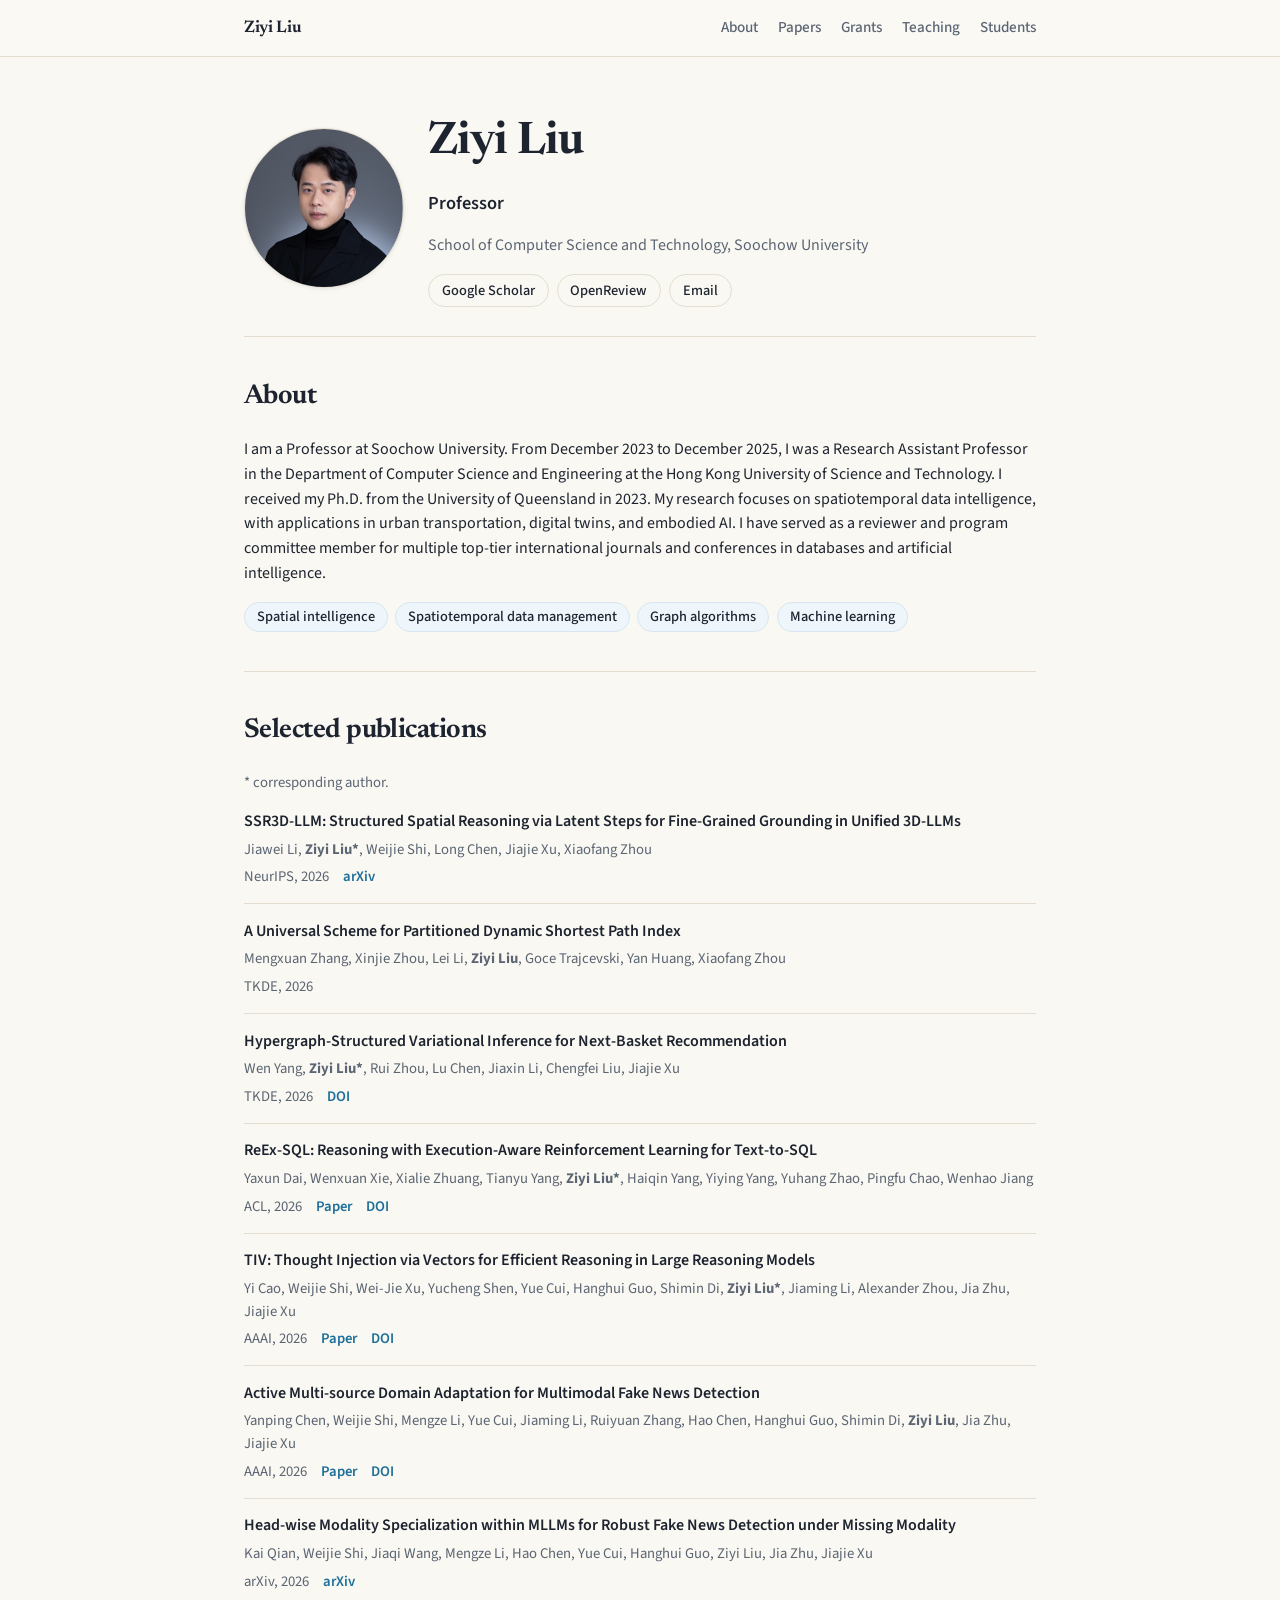
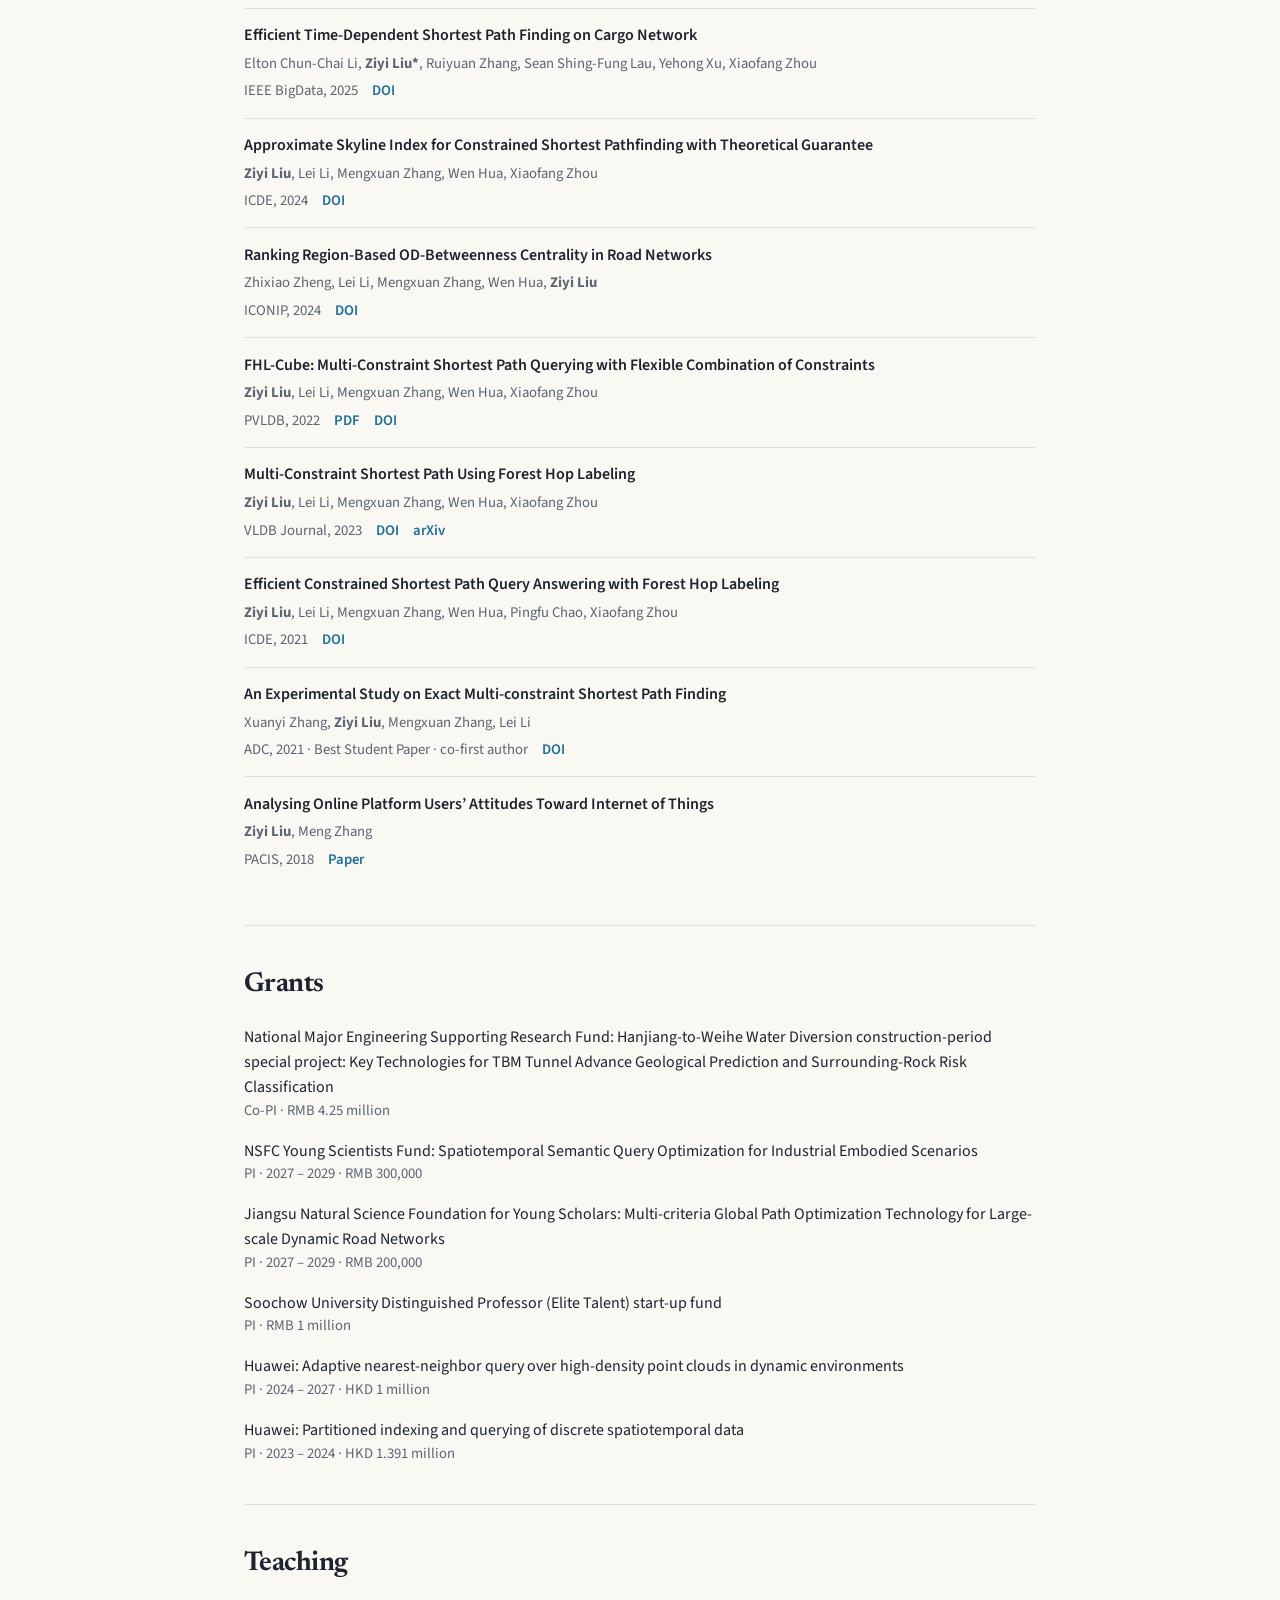
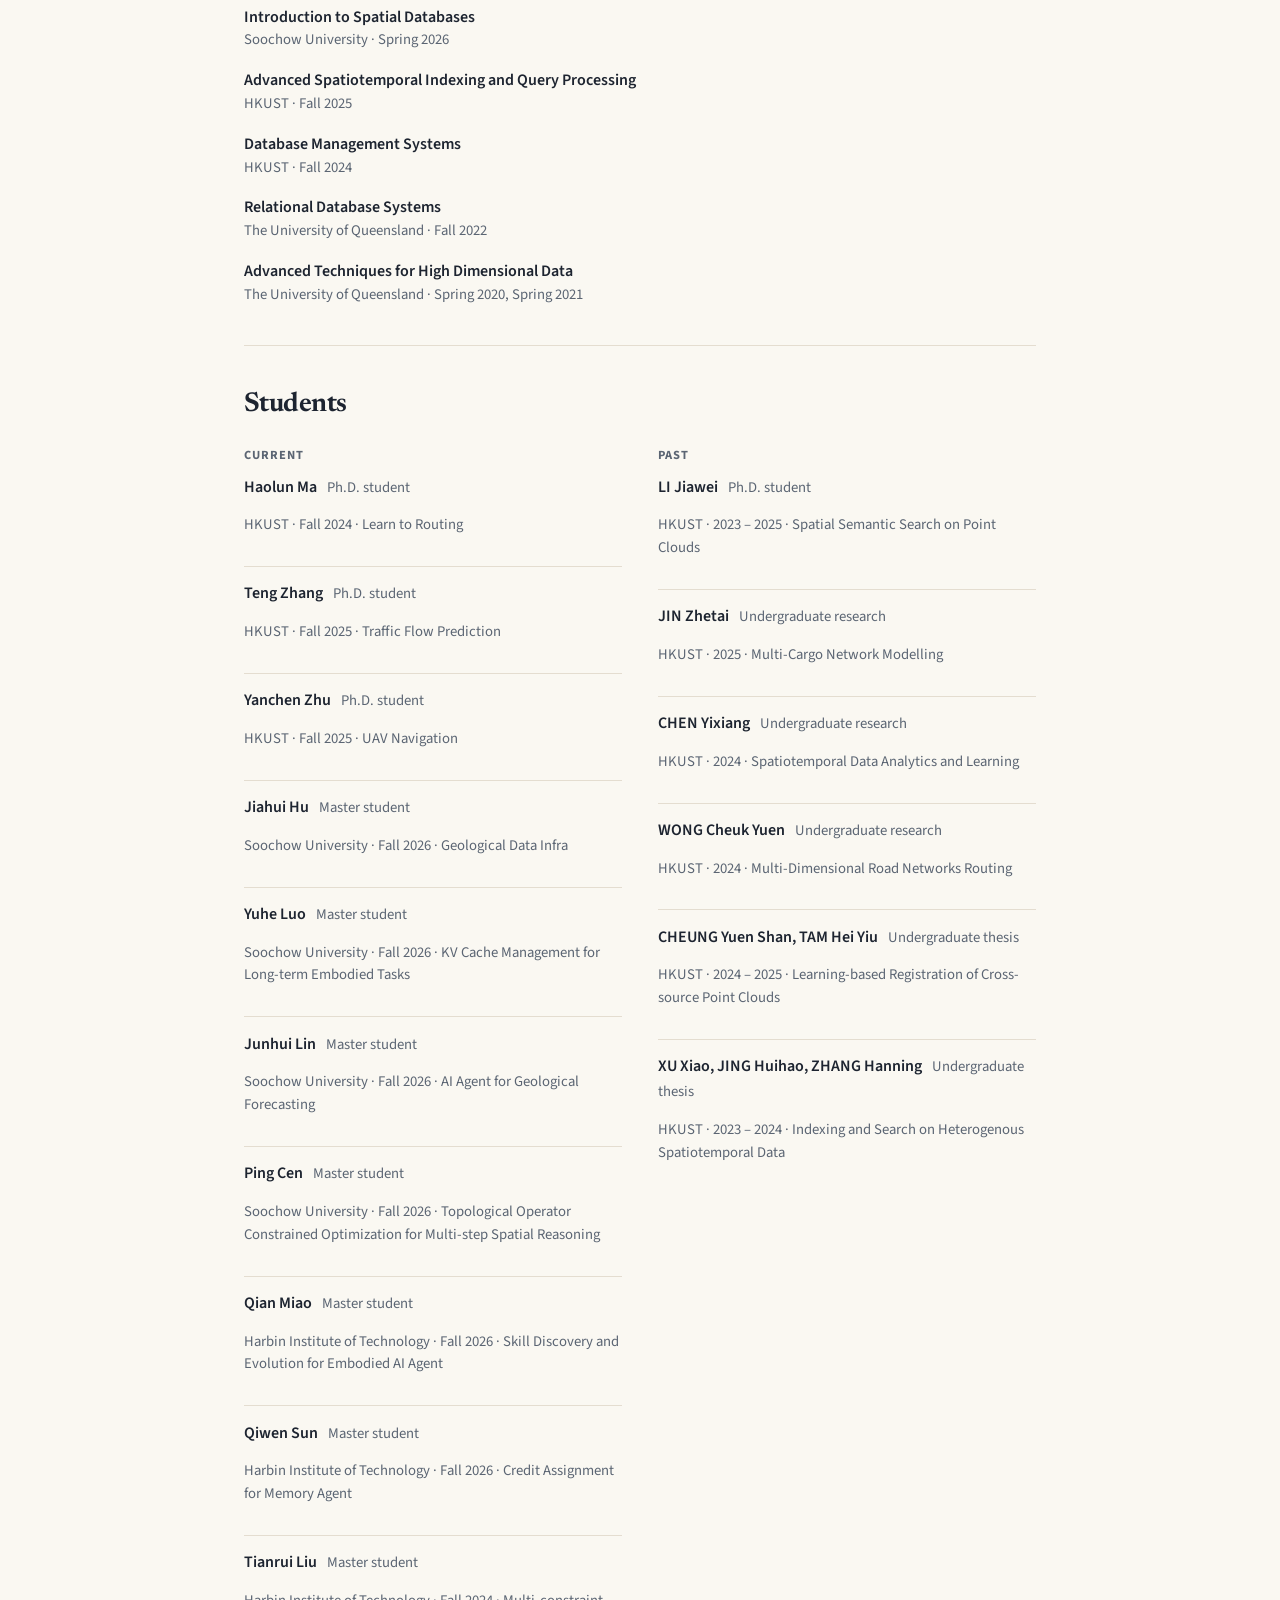
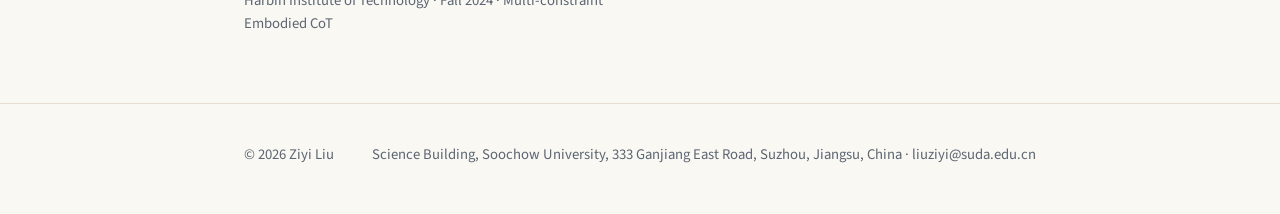
<file: index.html>
<!DOCTYPE html>
<html lang="en">
  <head>
    <meta charset="utf-8" />
    <meta name="viewport" content="width=device-width, initial-scale=1" />
    <title>Ziyi Liu</title>
    <meta name="description" content="Professor at Soochow University. Research in spatiotemporal data intelligence, spatial reasoning, and graph algorithms." />
    <link rel="icon" href="favicon.ico" />
    <link rel="preconnect" href="https://fonts.googleapis.com" />
    <link rel="preconnect" href="https://fonts.gstatic.com" crossorigin />
    <link href="https://fonts.googleapis.com/css2?family=Newsreader:ital,opsz,wght@0,6..72,600;0,6..72,700;1,6..72,600&family=Source+Sans+3:ital,wght@0,400;0,500;0,600;0,700;1,400&display=swap" rel="stylesheet" />
    <link rel="stylesheet" href="styles.css" />
  </head>
  <body>
    <header class="site-header">
      <div class="inner">
        <a class="brand" href="#top">Ziyi Liu</a>
        <nav class="nav-desktop" aria-label="Primary">
          <a href="#about">About</a>
          <a href="#publications">Papers</a>
          <a href="#grants">Grants</a>
          <a href="#teaching">Teaching</a>
          <a href="#students">Students</a>
        </nav>
        <button class="menu-btn" type="button" aria-label="Open menu" aria-expanded="false">☰</button>
      </div>
      <nav class="nav-mobile" hidden aria-label="Mobile">
        <a href="#about">About</a>
        <a href="#publications">Papers</a>
        <a href="#grants">Grants</a>
        <a href="#teaching">Teaching</a>
        <a href="#students">Students</a>
      </nav>
    </header>

    <main id="top">
      <section class="hero">
        <img class="portrait" src="portrait.jpg" alt="Portrait of Ziyi Liu" width="160" height="160" />
        <div>
          <h1>Ziyi Liu</h1>
          <p class="role">Professor</p>
          <p class="muted">School of Computer Science and Technology, Soochow University</p>
          <p class="links">
            <a href="https://scholar.google.com/citations?user=tpeIatUAAAAJ&amp;hl=en" target="_blank" rel="noreferrer">Google Scholar</a>
            <a href="https://openreview.net/profile?id=~Ziyi_Liu23" target="_blank" rel="noreferrer">OpenReview</a>
            <a href="mailto:liuziyi@suda.edu.cn">Email</a>
          </p>
        </div>
      </section>

      <hr />

      <section id="about">
        <h2>About</h2>
        <p>
          I am a Professor at Soochow University. From December 2023 to December 2025, I was a Research Assistant Professor in the Department of Computer Science and Engineering at the Hong Kong University of Science and Technology. I received my Ph.D. from the University of Queensland in 2023. My research focuses on spatiotemporal data intelligence, with applications in urban transportation, digital twins, and embodied AI. I have served as a reviewer and program committee member for multiple top-tier international journals and conferences in databases and artificial intelligence.
        </p>
        <p class="chips">
          <span>Spatial intelligence</span>
          <span>Spatiotemporal data management</span>
          <span>Graph algorithms</span>
          <span>Machine learning</span>
        </p>
      </section>

      <hr />

     <section id="publications">
  <h2>Selected publications</h2>
  <p class="muted small">* corresponding author.</p>

  <ul class="papers">
     <li>
      <p class="paper-title">
        SSR3D-LLM: Structured Spatial Reasoning via Latent Steps for Fine-Grained Grounding in Unified 3D-LLMs
      </p>
      <p class="authors">
        Jiawei Li, <strong>Ziyi Liu*</strong>, Weijie Shi, Long Chen,
        Jiajie Xu, Xiaofang Zhou
      </p>
      <p class="meta">
        NeurIPS, 2026
        <a href="https://arxiv.org/abs/2605.28490"
           target="_blank" rel="noreferrer">arXiv</a>
      </p>
    </li>
    <li>
      <p class="paper-title">
        A Universal Scheme for Partitioned Dynamic Shortest Path Index
      </p>
      <p class="authors">
        Mengxuan Zhang, Xinjie Zhou, Lei Li, <strong>Ziyi Liu</strong>,
        Goce Trajcevski, Yan Huang, Xiaofang Zhou
      </p>
      <p class="meta">
        TKDE, 2026
      </p>
    </li>
    
    <li>
      <p class="paper-title">
        Hypergraph-Structured Variational Inference for Next-Basket Recommendation
      </p>
      <p class="authors">
        Wen Yang, <strong>Ziyi Liu*</strong>, Rui Zhou, Lu Chen, Jiaxin Li,
        Chengfei Liu, Jiajie Xu
      </p>
      <p class="meta">
        TKDE, 2026
        <a href="https://doi.org/10.1109/TKDE.2026.3720221"
           target="_blank" rel="noreferrer">DOI</a>
      </p>
    </li>

    <li>
      <p class="paper-title">
        ReEx-SQL: Reasoning with Execution-Aware Reinforcement Learning for Text-to-SQL
      </p>
      <p class="authors">
        Yaxun Dai, Wenxuan Xie, Xialie Zhuang, Tianyu Yang,
        <strong>Ziyi Liu*</strong>, Haiqin Yang, Yiying Yang, Yuhang Zhao,
        Pingfu Chao, Wenhao Jiang
      </p>
      <p class="meta">
        ACL, 2026
        <a href="https://aclanthology.org/2026.acl-long.35/"
           target="_blank" rel="noreferrer">Paper</a>
        <a href="https://doi.org/10.18653/v1/2026.acl-long.35"
           target="_blank" rel="noreferrer">DOI</a>
      </p>
    </li>

    <li>
      <p class="paper-title">
        TIV: Thought Injection via Vectors for Efficient Reasoning in Large Reasoning Models
      </p>
      <p class="authors">
        Yi Cao, Weijie Shi, Wei-Jie Xu, Yucheng Shen, Yue Cui, Hanghui Guo,
        Shimin Di, <strong>Ziyi Liu*</strong>, Jiaming Li, Alexander Zhou,
        Jia Zhu, Jiajie Xu
      </p>
      <p class="meta">
        AAAI, 2026
        <a href="https://ojs.aaai.org/index.php/AAAI/article/view/40264"
           target="_blank" rel="noreferrer">Paper</a>
        <a href="https://doi.org/10.1609/aaai.v40i36.40264"
           target="_blank" rel="noreferrer">DOI</a>
      </p>
    </li>

    <li>
      <p class="paper-title">
        Active Multi-source Domain Adaptation for Multimodal Fake News Detection
      </p>
      <p class="authors">
        Yanping Chen, Weijie Shi, Mengze Li, Yue Cui, Jiaming Li,
        Ruiyuan Zhang, Hao Chen, Hanghui Guo, Shimin Di,
        <strong>Ziyi Liu</strong>, Jia Zhu, Jiajie Xu
      </p>
      <p class="meta">
        AAAI, 2026
        <a href="https://ojs.aaai.org/index.php/AAAI/article/view/39125"
           target="_blank" rel="noreferrer">Paper</a>
        <a href="https://doi.org/10.1609/aaai.v40i24.39125"
           target="_blank" rel="noreferrer">DOI</a>
      </p>
    </li>
    
    <li>
      <p class="paper-title">
        Head-wise Modality Specialization within MLLMs for Robust Fake News Detection under Missing Modality
      </p>
      <p class="authors">
        Kai Qian, Weijie Shi, Jiaqi Wang, Mengze Li, Hao Chen, Yue Cui, Hanghui Guo, Ziyi Liu, Jia Zhu, Jiajie Xu
      </p>
      <p class="meta">
        arXiv, 2026
        <a href="https://arxiv.org/abs/2604.09711"
           target="_blank" rel="noreferrer">arXiv</a>
      </p>
    </li>

    <li>
      <p class="paper-title">
        Efficient Time-Dependent Shortest Path Finding on Cargo Network
      </p>
      <p class="authors">
        Elton Chun-Chai Li, <strong>Ziyi Liu*</strong>, Ruiyuan Zhang,
        Sean Shing-Fung Lau, Yehong Xu, Xiaofang Zhou
      </p>
      <p class="meta">
        IEEE BigData, 2025
        <a href="https://doi.org/10.1109/BigData66926.2025.11401019"
           target="_blank" rel="noreferrer">DOI</a>
      </p>
    </li>

    <li>
      <p class="paper-title">
        Approximate Skyline Index for Constrained Shortest Pathfinding with Theoretical Guarantee
      </p>
      <p class="authors">
        <strong>Ziyi Liu</strong>, Lei Li, Mengxuan Zhang, Wen Hua,
        Xiaofang Zhou
      </p>
      <p class="meta">
        ICDE, 2024
        <a href="https://doi.org/10.1109/ICDE60146.2024.00322"
           target="_blank" rel="noreferrer">DOI</a>
      </p>
    </li>

    <li>
      <p class="paper-title">
        Ranking Region-Based OD-Betweenness Centrality in Road Networks
      </p>
      <p class="authors">
        Zhixiao Zheng, Lei Li, Mengxuan Zhang, Wen Hua,
        <strong>Ziyi Liu</strong>
      </p>
      <p class="meta">
        ICONIP, 2024
        <a href="https://doi.org/10.1007/978-981-96-6591-4_1"
           target="_blank" rel="noreferrer">DOI</a>
      </p>
    </li>

    <li>
      <p class="paper-title">
        FHL-Cube: Multi-Constraint Shortest Path Querying with Flexible Combination of Constraints
      </p>
      <p class="authors">
        <strong>Ziyi Liu</strong>, Lei Li, Mengxuan Zhang, Wen Hua,
        Xiaofang Zhou
      </p>
      <p class="meta">
        PVLDB, 2022
        <a href="https://www.vldb.org/pvldb/vol15/p3112-liu.pdf"
           target="_blank" rel="noreferrer">PDF</a>
        <a href="https://doi.org/10.14778/3551793.3551856"
           target="_blank" rel="noreferrer">DOI</a>
      </p>
    </li>

    <li>
      <p class="paper-title">
        Multi-Constraint Shortest Path Using Forest Hop Labeling
      </p>
      <p class="authors">
        <strong>Ziyi Liu</strong>, Lei Li, Mengxuan Zhang, Wen Hua,
        Xiaofang Zhou
      </p>
      <p class="meta">
        VLDB Journal, 2023
        <a href="https://doi.org/10.1007/s00778-022-00760-2"
           target="_blank" rel="noreferrer">DOI</a>
        <a href="https://arxiv.org/abs/2109.04221"
           target="_blank" rel="noreferrer">arXiv</a>
      </p>
    </li>

    <li>
      <p class="paper-title">
        Efficient Constrained Shortest Path Query Answering with Forest Hop Labeling
      </p>
      <p class="authors">
        <strong>Ziyi Liu</strong>, Lei Li, Mengxuan Zhang, Wen Hua,
        Pingfu Chao, Xiaofang Zhou
      </p>
      <p class="meta">
        ICDE, 2021
        <a href="https://doi.org/10.1109/ICDE51399.2021.00155"
           target="_blank" rel="noreferrer">DOI</a>
      </p>
    </li>

    <li>
      <p class="paper-title">
        An Experimental Study on Exact Multi-constraint Shortest Path Finding
      </p>
      <p class="authors">
        Xuanyi Zhang, <strong>Ziyi Liu</strong>, Mengxuan Zhang, Lei Li
      </p>
      <p class="meta">
        ADC, 2021 · Best Student Paper · co-first author
        <a href="https://doi.org/10.1007/978-3-030-69377-0_14"
           target="_blank" rel="noreferrer">DOI</a>
      </p>
    </li>

    <li>
      <p class="paper-title">
        Analysing Online Platform Users’ Attitudes Toward Internet of Things
      </p>
      <p class="authors">
        <strong>Ziyi Liu</strong>, Meng Zhang
      </p>
      <p class="meta">
        PACIS, 2018
        <a href="https://aisel.aisnet.org/pacis2018/192/"
           target="_blank" rel="noreferrer">Paper</a>
      </p>
    </li>
  </ul>
</section>

      <hr />

      <section id="grants">
        <h2>Grants</h2>
        <ul class="plain">
          <li>
            <p>National Major Engineering Supporting Research Fund: Hanjiang-to-Weihe Water Diversion construction-period special project: Key Technologies for TBM Tunnel Advance Geological Prediction and Surrounding-Rock Risk Classification</p>
            <p class="muted small">Co-PI · RMB 4.25 million</p>
          </li>
          <li>
            <p>NSFC Young Scientists Fund: Spatiotemporal Semantic Query Optimization for Industrial Embodied Scenarios</p>
            <p class="muted small">PI · 2027 – 2029 · RMB 300,000</p>
          </li>
          <li>
            <p>Jiangsu Natural Science Foundation for Young Scholars: Multi-criteria Global Path Optimization Technology for Large-scale Dynamic Road Networks</p>
            <p class="muted small">PI · 2027 – 2029 · RMB 200,000</p>
          </li>
          <li>
            <p>Soochow University Distinguished Professor (Elite Talent) start-up fund</p>
            <p class="muted small">PI · RMB 1 million</p>
          </li>
          <li>
            <p>Huawei: Adaptive nearest-neighbor query over high-density point clouds in dynamic environments</p>
            <p class="muted small">PI · 2024 – 2027 · HKD 1 million</p>
          </li>
          <li>
            <p>Huawei: Partitioned indexing and querying of discrete spatiotemporal data</p>
            <p class="muted small">PI · 2023 – 2024 · HKD 1.391 million</p>
          </li>
        </ul>
      </section>

      <hr />

      <section id="teaching">
        <h2>Teaching</h2>
        <ul class="plain">
          <li>
            <p class="item-title">Introduction to Spatial Databases</p>
            <p class="muted small">Soochow University · Spring 2026</p>
          </li>
          <li>
            <p class="item-title">Advanced Spatiotemporal Indexing and Query Processing</p>
            <p class="muted small">HKUST · Fall 2025</p>
          </li>
          <li>
            <p class="item-title">Database Management Systems</p>
            <p class="muted small">HKUST · Fall 2024</p>
          </li>
          <li>
            <p class="item-title">Relational Database Systems</p>
            <p class="muted small">The University of Queensland · Fall 2022</p>
          </li>
          <li>
            <p class="item-title">Advanced Techniques for High Dimensional Data</p>
            <p class="muted small">The University of Queensland · Spring 2020, Spring 2021</p>
          </li>
        </ul>
      </section>

      <hr />

      <section id="students">
        <h2>Students</h2>
        <div class="two-col">
          <div>
            <h3>Current</h3>
            <ul class="people">
              <li><p class="item-title">Haolun Ma <span>Ph.D. student</span></p><p class="muted small">HKUST · Fall 2024 · Learn to Routing</p></li>
              <li><p class="item-title">Teng Zhang <span>Ph.D. student</span></p><p class="muted small">HKUST · Fall 2025 · Traffic Flow Prediction</p></li>
              <li><p class="item-title">Yanchen Zhu <span>Ph.D. student</span></p><p class="muted small">HKUST · Fall 2025 · UAV Navigation</p></li>
              <li><p class="item-title">Jiahui Hu <span>Master student</span></p><p class="muted small">Soochow University · Fall 2026 · Geological Data Infra</p></li>
              <li><p class="item-title">Yuhe Luo <span>Master student</span></p><p class="muted small">Soochow University · Fall 2026 · KV Cache Management for Long-term Embodied Tasks</p></li>
              <li><p class="item-title">Junhui Lin <span>Master student</span></p><p class="muted small">Soochow University · Fall 2026 · AI Agent for Geological Forecasting</p></li>
              <li><p class="item-title">Ping Cen <span>Master student</span></p><p class="muted small">Soochow University · Fall 2026 · Topological Operator Constrained Optimization for Multi-step Spatial Reasoning</p></li>
              <li><p class="item-title">Qian Miao <span>Master student</span></p><p class="muted small">Harbin Institute of Technology · Fall 2026 · Skill Discovery and Evolution for Embodied AI Agent</p></li>
              <li><p class="item-title">Qiwen Sun <span>Master student</span></p><p class="muted small">Harbin Institute of Technology · Fall 2026 · Credit Assignment for Memory Agent</p></li>
              <li><p class="item-title">Tianrui Liu <span>Master student</span></p><p class="muted small">Harbin Institute of Technology · Fall 2024 · Multi-constraint Embodied CoT</p></li>
            </ul>
          </div>
          <div>
            <h3>Past</h3>
            <ul class="people">
              <li><p class="item-title">LI Jiawei <span>Ph.D. student</span></p><p class="muted small">HKUST · 2023 – 2025 · Spatial Semantic Search on Point Clouds</p></li>
              <li><p class="item-title">JIN Zhetai <span>Undergraduate research</span></p><p class="muted small">HKUST · 2025 · Multi-Cargo Network Modelling</p></li>
              <li><p class="item-title">CHEN Yixiang <span>Undergraduate research</span></p><p class="muted small">HKUST · 2024 · Spatiotemporal Data Analytics and Learning</p></li>
              <li><p class="item-title">WONG Cheuk Yuen <span>Undergraduate research</span></p><p class="muted small">HKUST · 2024 · Multi-Dimensional Road Networks Routing</p></li>
              <li><p class="item-title">CHEUNG Yuen Shan, TAM Hei Yiu <span>Undergraduate thesis</span></p><p class="muted small">HKUST · 2024 – 2025 · Learning-based Registration of Cross-source Point Clouds</p></li>
              <li><p class="item-title">XU Xiao, JING Huihao, ZHANG Hanning <span>Undergraduate thesis</span></p><p class="muted small">HKUST · 2023 – 2024 · Indexing and Search on Heterogenous Spatiotemporal Data</p></li>
            </ul>
          </div>
        </div>
      </section>
    </main>

    <footer>
      <div class="inner">
        <p>© <span id="year"></span> Ziyi Liu</p>
        <p>Science Building, Soochow University, 333 Ganjiang East Road, Suzhou, Jiangsu, China · <a href="mailto:liuziyi@suda.edu.cn">liuziyi@suda.edu.cn</a></p>
      </div>
    </footer>
    <script src="site.js"></script>
  </body>
</html>
</file>
<file: styles.css>
:root {
  --bg: #faf8f2;
  --fg: #1d2430;
  --muted: #5b6573;
  --line: #e4ddd0;
  --sky: #1d6f9a;
  --chip: #eef6fb;
  --max: 52rem;
}

* {
  box-sizing: border-box;
}

html {
  scroll-behavior: smooth;
}

body {
  margin: 0;
  color: var(--fg);
  background: var(--bg);
  font-family: "Source Sans 3", "Segoe UI", sans-serif;
  line-height: 1.55;
}

h1,
h2,
.brand {
  font-family: Newsreader, Georgia, serif;
  font-weight: 650;
  letter-spacing: -0.02em;
}

a {
  color: var(--sky);
  text-decoration: none;
}

a:hover {
  text-underline-offset: 3px;
  text-decoration: underline;
}

.site-header {
  position: sticky;
  top: 0;
  z-index: 20;
  background: color-mix(in srgb, var(--bg) 88%, white);
  backdrop-filter: blur(12px);
  border-bottom: 1px solid var(--line);
}

.site-header .inner,
footer .inner,
main {
  max-width: var(--max);
  margin: 0 auto;
  padding: 0 1.25rem;
}

.site-header .inner {
  display: flex;
  align-items: center;
  justify-content: space-between;
  height: 3.5rem;
  gap: 1rem;
}

.brand {
  color: var(--fg);
  font-size: 1.05rem;
  text-decoration: none;
}

.brand:hover {
  text-decoration: none;
}

.nav-desktop {
  display: none;
  gap: 1.25rem;
}

.nav-desktop a,
.nav-mobile a {
  color: var(--muted);
  font-size: 0.95rem;
  font-weight: 500;
}

.nav-desktop a:hover,
.nav-mobile a:hover {
  color: var(--fg);
  text-decoration: none;
}

.menu-btn {
  border: 1px solid var(--line);
  background: var(--bg);
  border-radius: 0.5rem;
  width: 2.25rem;
  height: 2.25rem;
  font-size: 1.1rem;
  cursor: pointer;
}

.nav-mobile {
  display: grid;
  padding: 0.35rem 1.25rem 0.9rem;
  border-top: 1px solid var(--line);
}

.nav-mobile[hidden] {
  display: none;
}

.nav-mobile a {
  padding: 0.55rem 0;
}

.hero {
  display: grid;
  gap: 1.5rem;
  padding: 2.5rem 0 1.5rem;
}

.portrait {
  width: 9rem;
  height: 9rem;
  object-fit: cover;
  object-position: center 18%;
  border-radius: 999px;
  border: 1px solid var(--line);
  box-shadow: 0 1px 4px rgb(0 0 0 / 8%);
}

h1 {
  margin: 0;
  font-size: 2.4rem;
}

.role {
  margin: 0.7rem 0 0;
  font-size: 1.15rem;
  font-weight: 600;
}

.muted {
  color: var(--muted);
}

.small {
  font-size: 0.92rem;
}

.links {
  display: flex;
  flex-wrap: wrap;
  gap: 0.5rem;
  margin: 1rem 0 0;
}

.links a {
  display: inline-flex;
  align-items: center;
  padding: 0.28rem 0.8rem;
  border: 1px solid var(--line);
  border-radius: 999px;
  color: var(--fg);
  font-size: 0.9rem;
  font-weight: 500;
}

.links a:hover {
  text-decoration: none;
  border-color: #c7d7e4;
  background: var(--chip);
}

hr {
  border: 0;
  border-top: 1px solid var(--line);
  margin: 0;
}

section {
  padding: 2.4rem 0;
}

h2 {
  margin: 0 0 1.2rem;
  font-size: 1.7rem;
}

h3 {
  margin: 0 0 0.6rem;
  font-size: 0.78rem;
  letter-spacing: 0.08em;
  text-transform: uppercase;
  color: var(--muted);
}

.chips {
  display: flex;
  flex-wrap: wrap;
  gap: 0.45rem;
  margin: 1rem 0 0;
}

.chips span {
  border: 1px solid #d7e6f0;
  background: var(--chip);
  border-radius: 999px;
  padding: 0.2rem 0.75rem;
  font-size: 0.9rem;
  font-weight: 500;
}

ul {
  margin: 0;
  padding: 0;
  list-style: none;
}

.papers li,
.people li {
  padding: 0.9rem 0;
  border-top: 1px solid var(--line);
}

.papers li:first-child,
.people li:first-child {
  border-top: 0;
  padding-top: 0;
}

.paper-title,
.item-title {
  margin: 0;
  font-weight: 600;
}

.authors,
.meta {
  margin: 0.3rem 0 0;
  color: var(--muted);
  font-size: 0.92rem;
}

.meta a {
  margin-left: 0.7rem;
  font-weight: 600;
}

.plain li + li {
  margin-top: 1rem;
}

.plain p {
  margin: 0;
}

.item-title span {
  margin-left: 0.45rem;
  font-weight: 400;
  color: var(--muted);
  font-size: 0.92rem;
}

.two-col {
  display: grid;
  gap: 2.2rem;
}

footer {
  border-top: 1px solid var(--line);
  color: var(--muted);
  font-size: 0.92rem;
}

footer .inner {
  display: flex;
  flex-direction: column;
  gap: 0.4rem;
  padding: 1.6rem 1.25rem 2rem;
}

footer a {
  color: inherit;
}

footer a:hover {
  color: var(--fg);
}

@media (min-width: 640px) {
  .hero {
    grid-template-columns: 10rem 1fr;
    align-items: center;
    padding: 3.2rem 0 1.8rem;
  }

  .portrait {
    width: 10rem;
    height: 10rem;
  }

  h1 {
    font-size: 2.8rem;
  }
}

@media (min-width: 900px) {
  .nav-desktop {
    display: flex;
  }

  .menu-btn,
  .nav-mobile {
    display: none;
  }

  .two-col {
    grid-template-columns: 1fr 1fr;
  }

  footer .inner {
    flex-direction: row;
    justify-content: space-between;
    align-items: center;
  }
}
</file>
